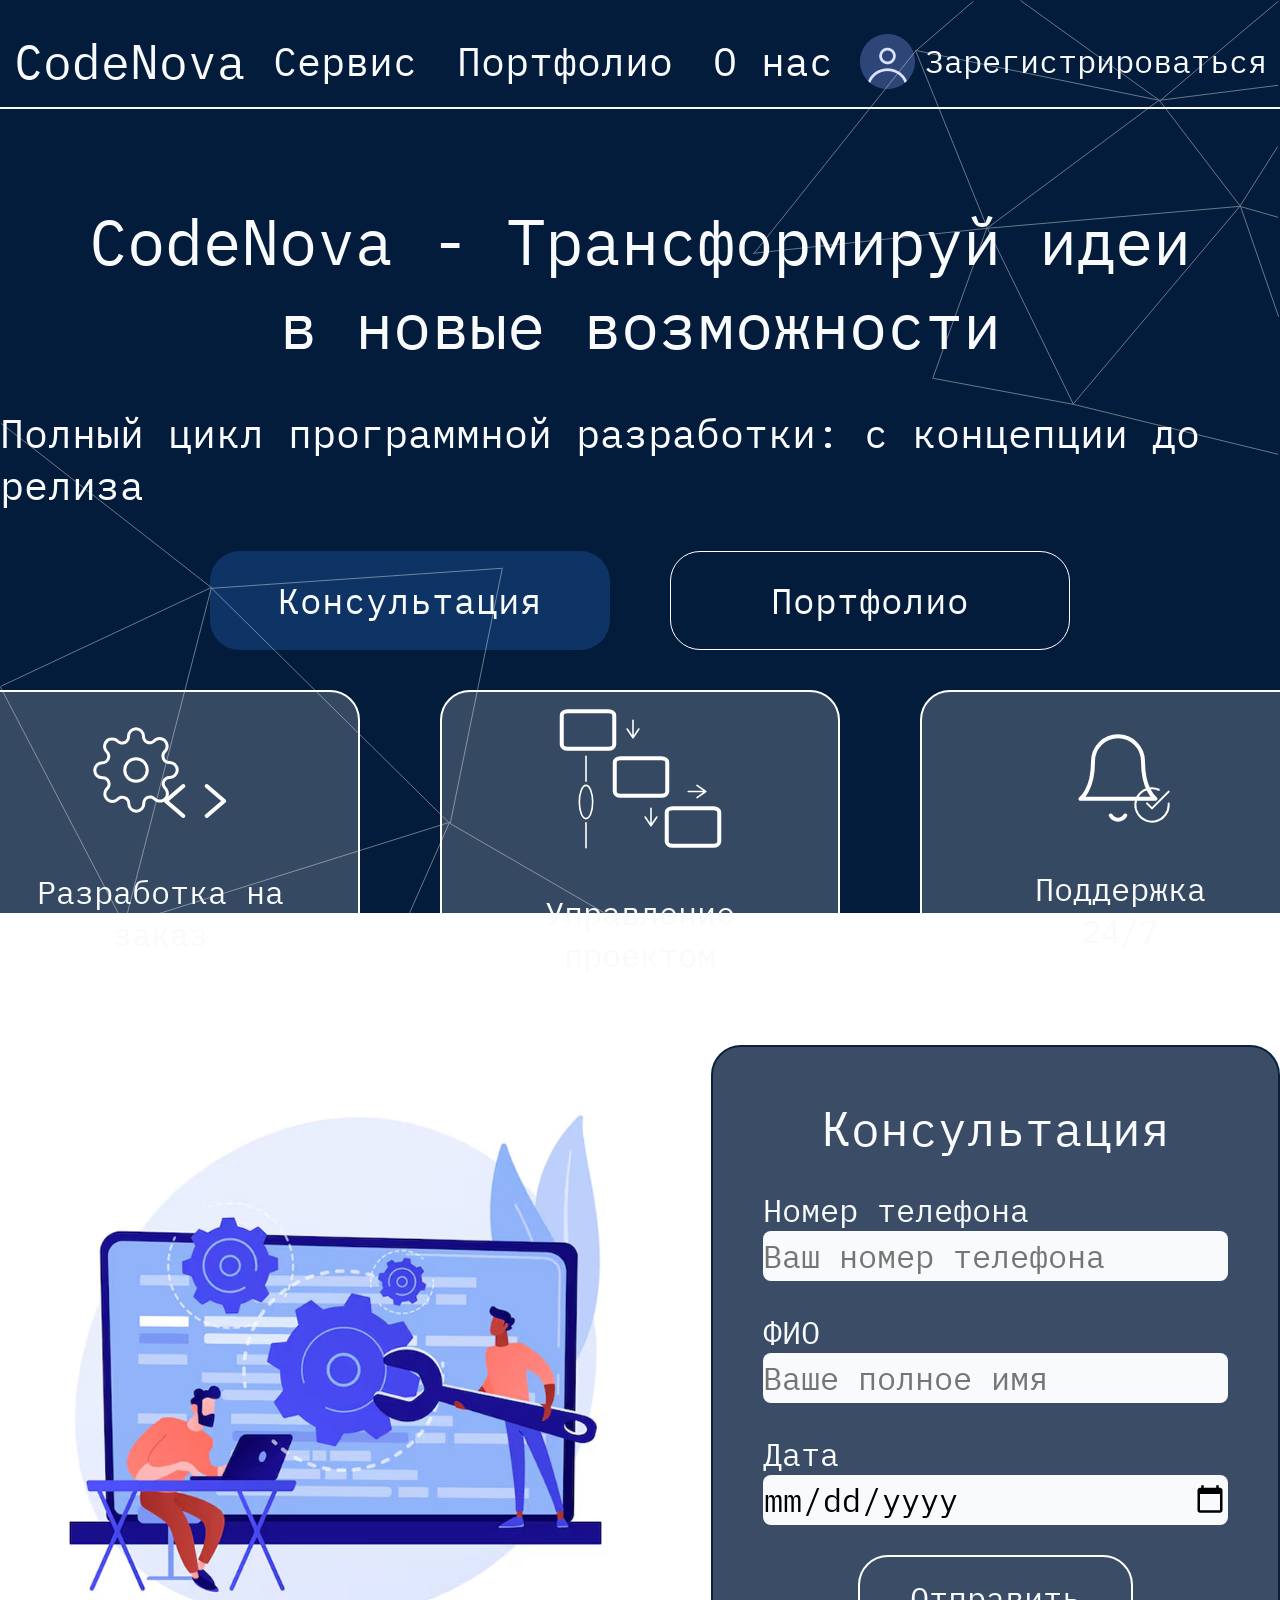
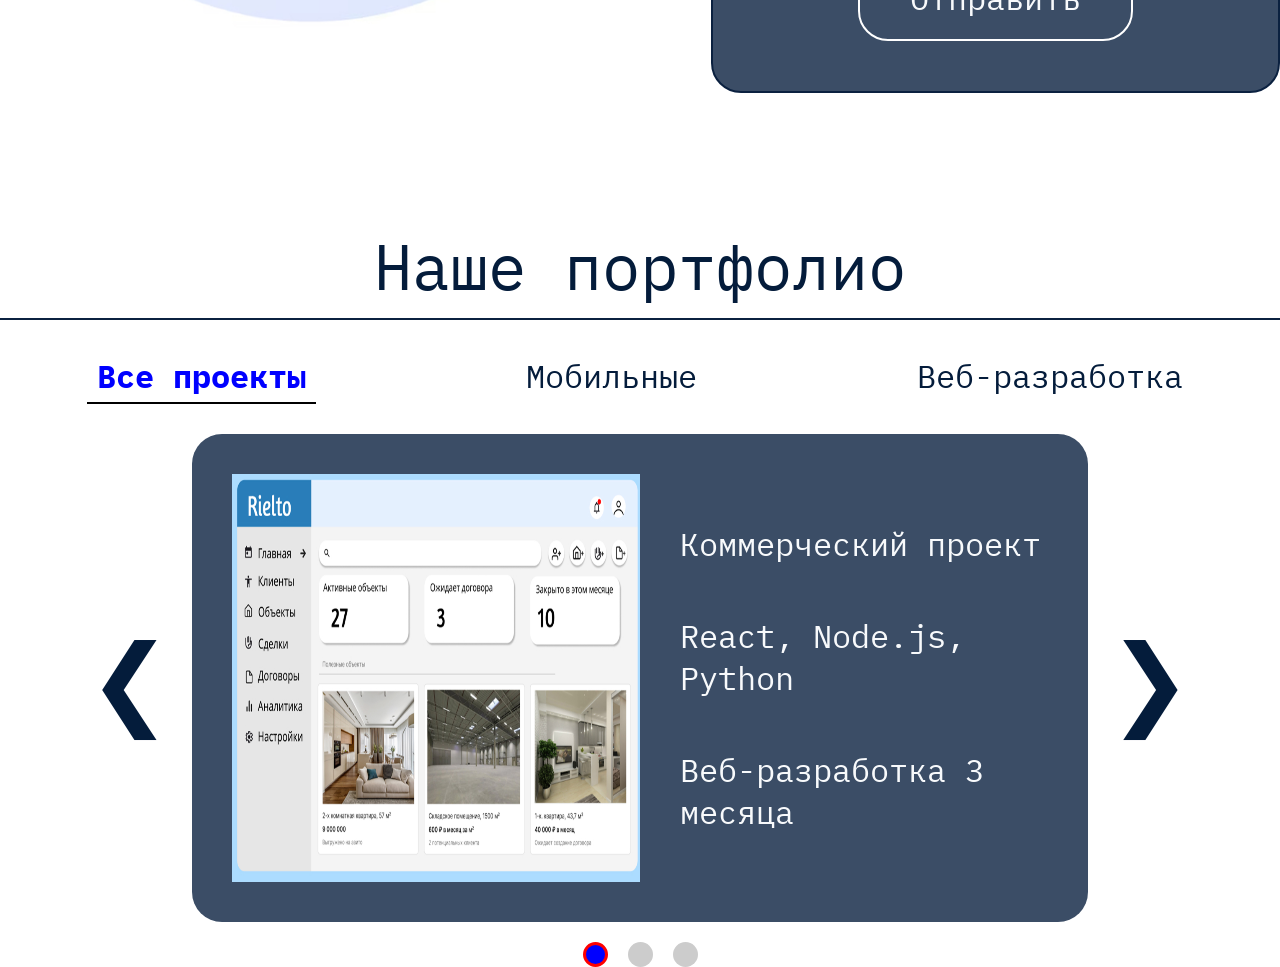
<file: saythtml/index.html>
<!DOCTYPE html>
<html lang="en">
<head>
    <meta charset="UTF-8">
    <meta http-equiv="X-UA-Compatible" content="IE=edge">
    <meta name="viewport" content="width=device-width, initial-scale=1.0">
    <link rel="stylesheet" href="./style.css">
    <link rel="preconnect" href="https://fonts.googleapis.com">
    <link rel="preconnect" href="https://fonts.gstatic.com" crossorigin>
    <link href="https://fonts.googleapis.com/css2?family=IBM+Plex+Mono:ital,wght@0,100;0,200;0,300;0,400;0,500;0,600;0,700;1,100;1,200;1,300;1,400;1,500;1,600;1,700&display=swap" rel="stylesheet">
    <title>CodeNova</title>
    <script src="script.js"></script>
</head>
<body>
    <header class="header">
        <img src="./img/Group 7.svg" alt="" class="top-line">
        <div class="container">
            <p class="logo">CodeNova</p>
            <nav class="header-nav">
                <ul class="nav-list">
                    <li class="nav-list-item"><a href="#" class="nav-link">Сервис</a></li>
                    <li class="nav-list-item"><a href="#" class="nav-link">Портфолио</a></li>
                    <li class="nav-list-item"><a href="#" class="nav-link">О нас</a></li>
                </ul>
            </nav>
            <div class="reg-form">
                <img src="./img/Generic avatar.png" alt="avatar">
                <p class="reg-text">Зарегистрироваться</p>
            </div>
        </div>
    </header>
    <main class="main">
        <section class="welcome">
            <div class="container">
                <h1 class="welcome-title">
                    CodeNova - Трансформируй идеи в новые возможности
                </h1>
                <h3 class="welcome-description">
                    Полный цикл программной разработки: с концепции до релиза
                </h3>
                <div class="button-container">
                    <a href="#consultation" class="button-container-item welcome-consultation">Консультация</a>
                    <a href="#portfolio" class="button-container-item welcome-portfolio">Портфолио</a>
                </div>
                <div class="welcome-info">
                    <div class="info-block">
                        <img class="info-img" src="img/Group 4.svg" alt="code">
                        <h4 class="info-description">Разработка на заказ</h4>
                    </div>
                    <div class="info-block">
                        <img class="info-img" src="img/Group 3.svg" alt="managment">
                        <h4 class="info-description">Управление проектом</h4>
                    </div>
                    <div class="info-block">
                        <img class="info-img" src="img/Group 5.svg" alt="support">
                        <h4 class="info-description">Поддержка 24/7</h4>
                    </div>
                </div>
            </div>
        <img class="bottom-line" src="./img/Group 6.svg" alt="">
        </section>
        <section id="consultation" class="consultation">
            <div class="container">
                <div class="consultation-left-side">
                    <img src="./img/консультация.jpg" alt="">
                </div>
                <div class="consultation-right-side">
                    <form action="" class="consultation-form">
                        <h4 class="consultation-title">Консультация</h4>

                        <div class="consultation-form-group">
                            <label for="phone" class="consultation-form-label">Номер телефона</label>
                            <input type="tel" id="phone" name="phone" class="consultation-form-input" placeholder="Ваш номер телефона" required>
                        </div>

                        <div class="consultation-form-group">
                            <label for="name" class="consultation-form-label">ФИО</label>
                            <input type="text" id="name" name="name" class="consultation-form-input" placeholder="Ваше полное имя" required>
                        </div>

                        <div class="consultation-form-group">
                            <label for="datatime" class="consultation-form-label">Дата</label>
                            <input type="date" id="datatime" name="datatime" class="consultation-form-input" required>
                        </div>

                        <button type="submit" class="submit-btn">Отправить</button>
                    </form>
                </div>
            </div>
        </section>
        <section class="portfolio" id="portfolio">
            <div class="container">
                <h2 class="portfolio-title">Наше портфолио</h2>
                <ul class="tabs">
                    <li><button class="tab-btn active" data-filter="all">Все проекты</button></li>
                    <li><button class="tab-btn" data-filter="mobile">Мобильные</button></li>
                    <li><button class="tab-btn" data-filter="web">Веб-разработка</button></li>
                </ul>
                <div class="slider-container">

                <button class="arrow-btn prev-btn">&#10094;</button>
                <div class="slider-track">
                    <div class="slide active" data-category="web">
                        <div class="slide-content">
                            <img src="img/portfolio1.jpg" alt="">
                            <div class="slide-text">
                                <p>Коммерческий проект</p>
                                <p>React, Node.js, Python</p>
                                <p>Веб-разработка 3 месяца</p>
                            </div>
                        </div>
                    </div>
                    <div class="slide" data-category="web">
                        <div class="slide-content">
                            <img src="img/portfolio1.jpg" alt="">
                            <div class="slide-text">
                                <p>Коммерческий проект</p>
                                <p>React, Node.js, Python</p>
                                <p>Веб-разработка 3 месяца</p>
                            </div>
                        </div>
                    </div>
                    <div class="slide" data-category="web">
                        <div class="slide-content">
                            <img src="img/portfolio1.jpg" alt="">
                            <div class="slide-text">
                                <p>Коммерческий проект</p>
                                <p>React, Node.js, Python</p>
                                <p>Веб-разработка 3 месяца</p>
                            </div>
                        </div>
                    </div>
                </div>

                <button class="arrow-btn next-btn">&#10095;</button>

            </div>

            <div class="dots-container"></div>
            </div>
        </section>
    </main>
</body>
</html>
</file>
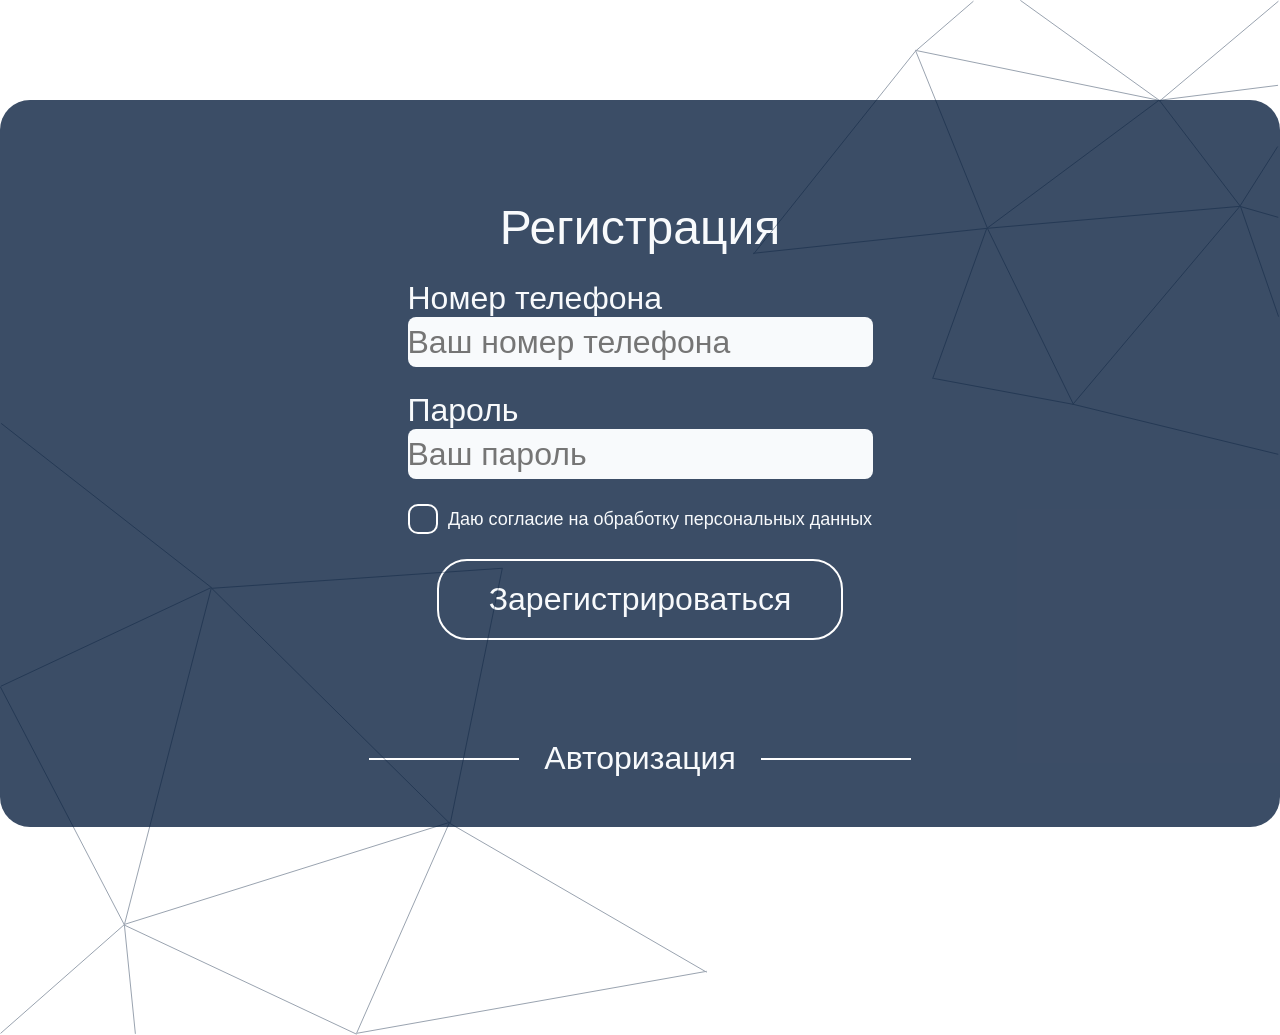
<file: saythtml/login.html>
<!DOCTYPE html>
<html lang="en">
<head>
    <meta charset="UTF-8">
    <meta http-equiv="X-UA-Compatible" content="IE=edge">
    <meta name="viewport" content="width=device-width, initial-scale=1.0">
    <title>Document</title>
    <link rel="stylesheet" href="style.css">
</head>
<body>
    <main class="main">
        <section class="login">
            <img src="./img/Group 2.svg" alt="" class="top-line">
            <div class="container">
                <div class="login-block">
                    <form action="" class="registration-form">
                        <h4 class="registration-title">Регистрация</h4>

                        <div class="registration-form-group">
                            <label for="phone" class="registration-form-label">Номер телефона</label>
                            <input type="tel" id="phone" name="phone" class="registration-form-input" placeholder="Ваш номер телефона" required>
                        </div>

                        <div class="registration-form-group">
                            <label for="password" class="registration-form-label">Пароль</label>
                            <input type="password" id="password" name="password" class="registration-form-input" placeholder="Ваш пароль" required>
                        </div>

                        <div class="checkbox-wrapper">
                          <input class="custom-checkbox" type="checkbox" id="agreement">
                          <label for="agreement">Даю согласие на обработку персональных данных</label>
                        </div>

                        <button type="submit" class="submit-btn">Зарегистрироваться</button>
                    </form>
                    <div class="wrapper">
                        <div></div>
                        <a href="authorizathion.html">Авторизация</a>
                        <div></div>
                    </div>
                </div>
            </div>
            <img class="bottom-line" src="./img/Group 1.svg" alt="">
        </section>
</body>
</html>
</file>
<file: saythtml/style.css>
:root {
	--main-color: #041C3B;
	--main-px: 8px;
}

* {
	padding: 0px;
	margin: 0px;
	border: none;
}

*,
*::before,
*::after {
	box-sizing: border-box;
}

/* Links */

a, a:link, a:visited  {
    text-decoration: none;
}

a:hover  {
    text-decoration: none;
}

/* Common */

aside, nav, footer, header, section, main {
	display: block;
}

h1, h2, h3, h4, h5, h6, p {
    font-size: inherit;
	font-weight: inherit;
}

ul, ul li {
	list-style: none;
}

img {
	vertical-align: top;
}

img, svg {
	max-width: 100%;
	height: auto;
}

address {
  font-style: normal;
}

/* Form */

input, textarea, button, select {
	font-family: inherit;
    font-size: inherit;
    color: inherit;
    background-color: transparent;
}

input::-ms-clear {
	display: none;
}

textarea {
	resize: vertical;
}

button, input[type="submit"] {
    display: inline-block;
    box-shadow: none;
    background-color: transparent;
    background: none;
    cursor: pointer;
}

button::-moz-focus-inner {
	padding: 0;
	border: 0;
}

label {
	cursor: pointer;
}

legend {
	display: block;
}

input[type='file'] {
	max-width: 100%;
}

body {
    font-family: "IBM Plex Mono", sans-serif;
    font-size: 32px;
	color: #F8FAFC;
}

.container {
	margin: 0 auto;
	padding: 0;
	max-width: 1600px;
}

.header {
	padding: 30px 0;
	background-color: var(--main-color);
}

.header .container {
	display: flex;
	justify-content: space-around;
	align-items: center;
	padding-bottom: 15px;
	border-bottom: 2px #F8FAFC solid;
}

.logo {
	font-size: calc(var(--main-px) * 6);
}

.nav-list {
	display: flex;
	gap: 40px;
}
.nav-list-item {
	font-size: calc(var(--main-px) * 5);
}

.nav-link {
	color: #F8FAFC;
}

.reg-text {
	color: #F8FAFC;
	z-index: 100;
}

.reg-form {
	display: flex;
	align-items: center;
	justify-content: center;
	gap: 10px;
}

.welcome {
	padding-top: 60px;
	background-color: var(--main-color);
	height: 86vh;
	margin-bottom: 120px;
}

.welcome .container {
	display: flex;
	flex-direction: column;
	align-items: center;
}

.welcome-title {
	font-size: calc(var(--main-px) * 8);
	max-width: 1160px;
	text-align: center;
	margin-bottom: 40px;
}

.welcome-description {
	font-size: calc(var(--main-px)*5);
	margin-bottom: 40px;
}

.button-container {
	display: flex;
	gap: 60px;
	margin-bottom: 40px;
}

.button-container-item {
	display: flex;
	align-items: center;
	justify-content: center;
	font-size: 36px;
	width: 400px;
	padding: 25px 60px;
	border: 1px solid #ffffff;
	border-radius: 30px;
	color: #F8FAFC;
}

.welcome-consultation {
	background-color: #0E3466;
	border: none;
}


.welcome-info {
	display: flex;
	gap: 80px;
	justify-content: center;
	align-items: center;
}

.info-block {
	display: flex;
	justify-content: center;
	align-items: center;
	flex-direction: column;
	gap: 40px;
	background: rgba(255, 255, 255, 0.2);
	width: 400px;
	height: 300px;
	border-radius: 30px;
	border: 2px solid #ffffff;
}

.info-description {
	font-size: calc(var(--main-px)*4);
	max-width: 260px;
	text-align: center;
}

.bottom-line {
	position: absolute;
	top: 47%;
	opacity: 0.4;
}

.profile .bottom-line {
	opacity: 1;
}

.top-line {
	position: absolute;
	top: 0%;
	right: 0%;
	opacity: 0.4;
}

.profile-top-line {
	opacity: 1;
}

.consultation {
	margin-bottom: 120px;
}

.consultation .container {
	display: flex;
	justify-content: center;
	align-items: center;
	gap: 40px;
}

.consultation-right-side {
	display: flex;
	justify-content: center;
	align-items: center;
	flex-direction: column;
	background-color: rgba(11, 33, 64, 0.8);
	border: 2px solid #0B2140;
	border-radius: 30px;
}

.consultation-form {
	display: flex;
	flex-direction: column;
	align-items: center;
	justify-content: center;
	gap: 30px;
	padding: 50px;
}

.consultation-title {
	font-size: calc(var(--main-px)*6);
}

.consultation-form-group {
	display: flex;
	flex-direction: column;
	align-items: flex-start;
}

.consultation-form-input {
	width: 465px;
	height: 50px;
	background-color: #F8FAFC;
	border-radius: 8px;
	color: #000;
}

.submit-btn {
	padding: 20px 50px;
	border: 2px solid #ffffff;
	border-radius: 30px;
}

.portfolio {
	color: #041C3B;
}

.portfolio .container {
	display: flex;
	flex-direction: column;
	justify-content: center;
	align-items: center;
}

.portfolio-title {
	font-size: calc(var(--main-px) * 8);
	margin-bottom: 30px;
	border-bottom: 2px solid #0B2140;
	width: 100%;
	text-align: center;
	padding-bottom: 10px;
}

.tabs {
	display: flex;
	gap: 200px;
	justify-content: center;
	margin-bottom: 30px;
}

.tab-btn {
	padding: 5px 10px;
}

.tab-btn.active {
	color: blue;
	font-weight: bold;
	border-bottom: 2px solid black;
}

.slider-container {
	display: flex;
	align-items: center;
	justify-content: center;
	width: 100%;
	position: relative;
	margin-bottom: 20px;
	gap: 20px;
}

.slider-track {
	width: 70%;
	overflow: hidden;
	border-radius: 30px;
	background-color: rgba(11, 33, 64, 0.8);
	color: #F8FAFC;
}

.slide img {
	width: 50%;
	aspect-ratio: 1;
}

.slide {
	display: none;
	padding: 40px;
}

.slide.active {
	display: block;
}

.slide-content {
	display: flex;
	align-items: center;
	gap: 40px;
}

.slide-text {
	display: flex;
	flex-direction: column;
	gap: 50px;
}

.arrow-btn {
	background: none;
	border: none;
	font-size: 100px;
}



.registration-form {
	padding: 100px 100px;
}

.login-block {
	background-color: rgba(11, 33, 64, 0.8);
}

.login .container {
	margin-top: 100px;
}

.login-block {
	border-radius: 30px;
}

.dots-container {
	display: flex;
	gap: 20px;
}

.dot {
	width: 25px;
	aspect-ratio: 1;
	background-color: #ccc;
	border-radius: 50%;
	cursor: pointer;
}

.dot.active {
	background-color: blue;
	border: 3px solid red;
}

.registration-form {
	display: flex;
	flex-direction: column;
	justify-content: center;
	align-items: center;
	gap: 25px;
}

.registration-title {
	font-size: 48px;
}

.registration-form-group {
	display: flex;
	flex-direction: column;
	justify-content: flex-start;
}

.registration-form-input {
	width: 465px;
	height: 50px;
	background-color: #F8FAFC;
	border-radius: 8px;
	color: #000;
}

.checkbox-wrapper {
	display: flex;
	align-items: center;
	gap: 10px;
}

#agreement {
	-webkit-appearance: none;
	appearance: none;
	width: 30px;
	aspect-ratio: 1;
	border-radius: 10px;
	border: 2px solid white;
	cursor: pointer;
}

.checkbox-wrapper label {
	font-size: 18px;
}


.custom-checkbox::before {
  content: "";
  width: 20px;
  height: 15px;
  border-left: 2px solid #fff;
  border-bottom: 2px solid #fff;

  transform: rotate(-45deg) translate(0px, 0px);
  display: none;
}

.custom-checkbox:checked::before {
  display: block;
}

.login-text {
	text-align: center;
	padding-bottom: 50px;
}

.login-text::before {
	content: "1";
	width: 200px;
	height: 2px;
	background-color: white;
}

.wrapper {
	display: flex;
	justify-content: center;
	align-items: center;
	padding-bottom: 50px;
	gap: 25px;
}

.wrapper a {
	color: #F8FAFC;
}

.wrapper div {
	width: 150px;
	height: 2px;
	background-color: white;
}

.profile-describe {
	font-size: 40px;
	text-align: center;
	margin-bottom: 50px;
}

.profile p, .profile h4 {
	color: #0B2140;
}

.profile-header {
	margin-bottom: 50px;
	position: relative;
	z-index: 100;
}

.profile-header .container {
	position: relative;
	z-index: 100;
	border-bottom: none;
}

.content-container {
	display: flex;
	flex-direction: column;
	gap: 25px;
}

.profile-btn {
	width: 300px;
	padding: 10px;
	border: 1px solid black;
	background-color: rgba(11, 33, 64, 0.8);
	color: white;
	margin-bottom: 100px;
	z-index: 100;
}

.logout-container {
	display: flex;
	justify-content: center;
	align-items: center;
}

.profile-logout {
	color: rgb(255, 255, 255);
	text-align: center;
	width: 300px;
	border: 2px solid black;
	padding: 10px;
	background-color: rgba(11, 33, 64, 0.8);
}
</file>
